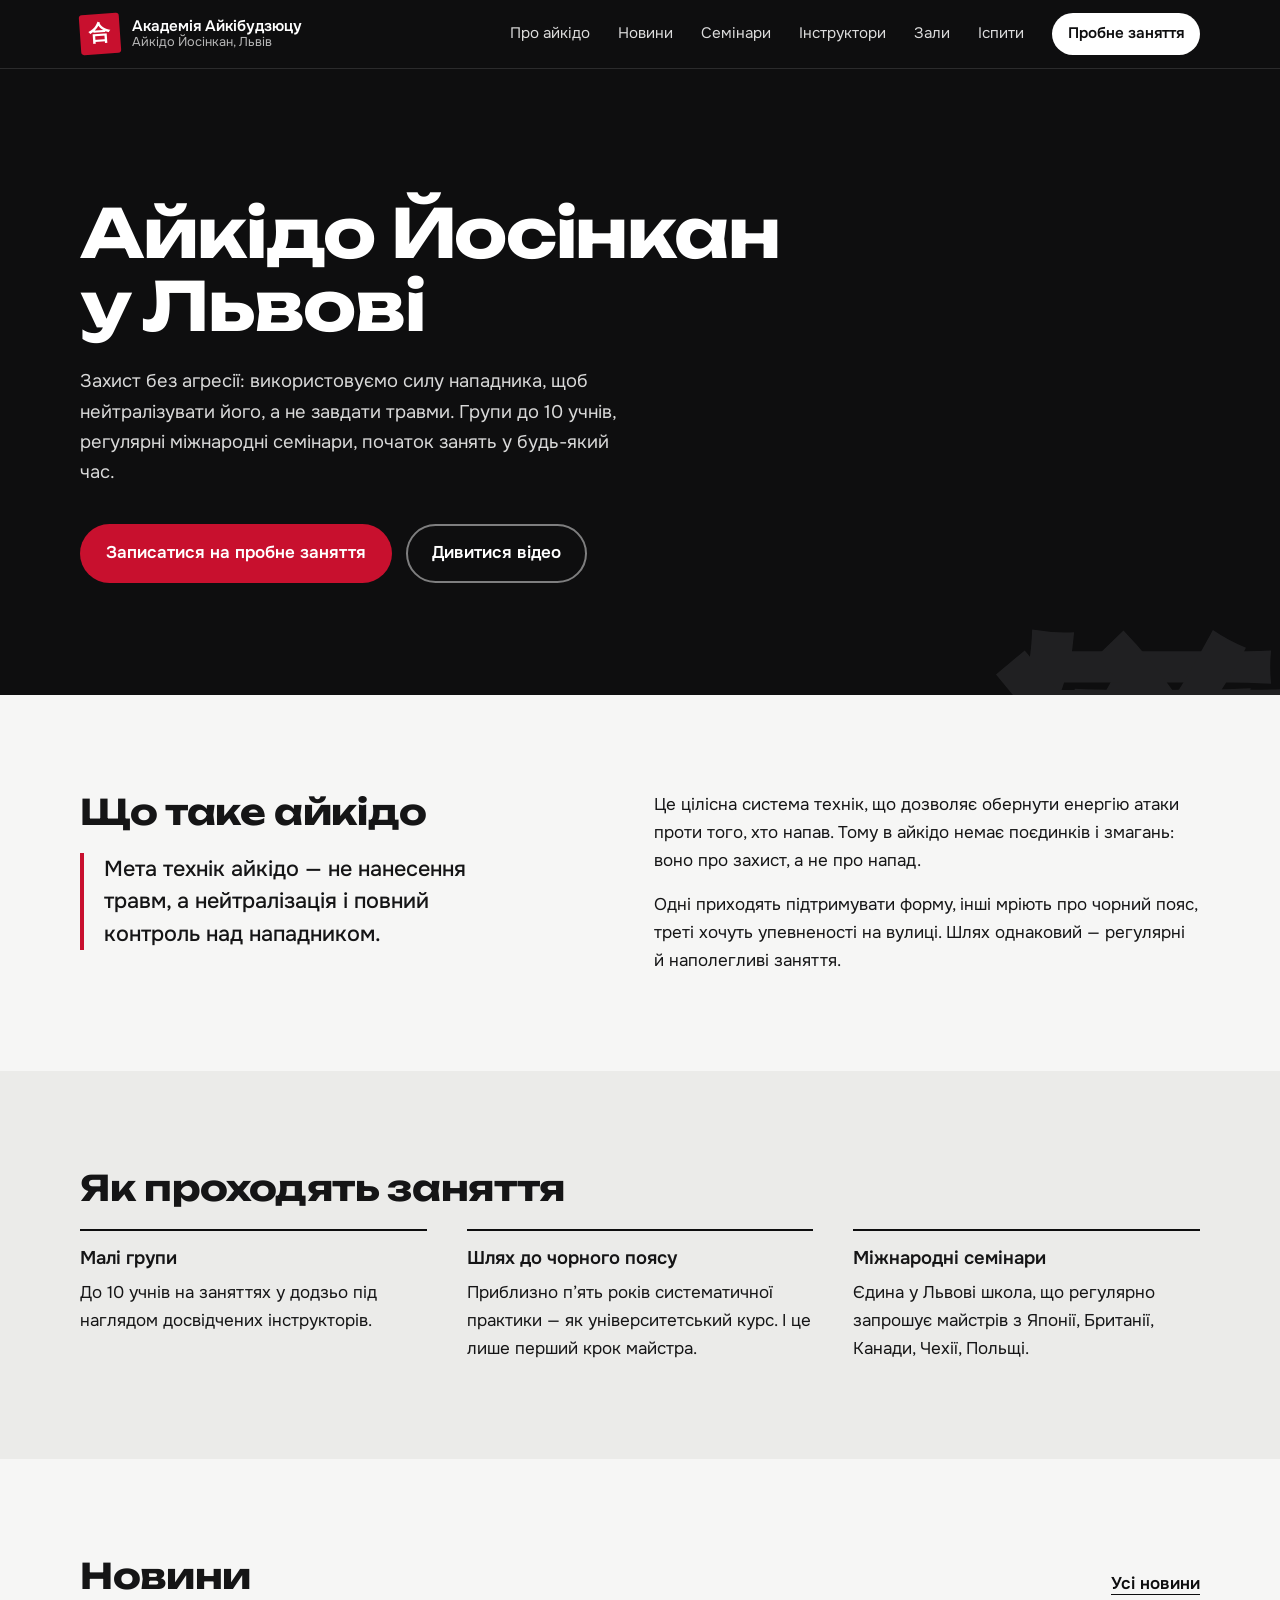
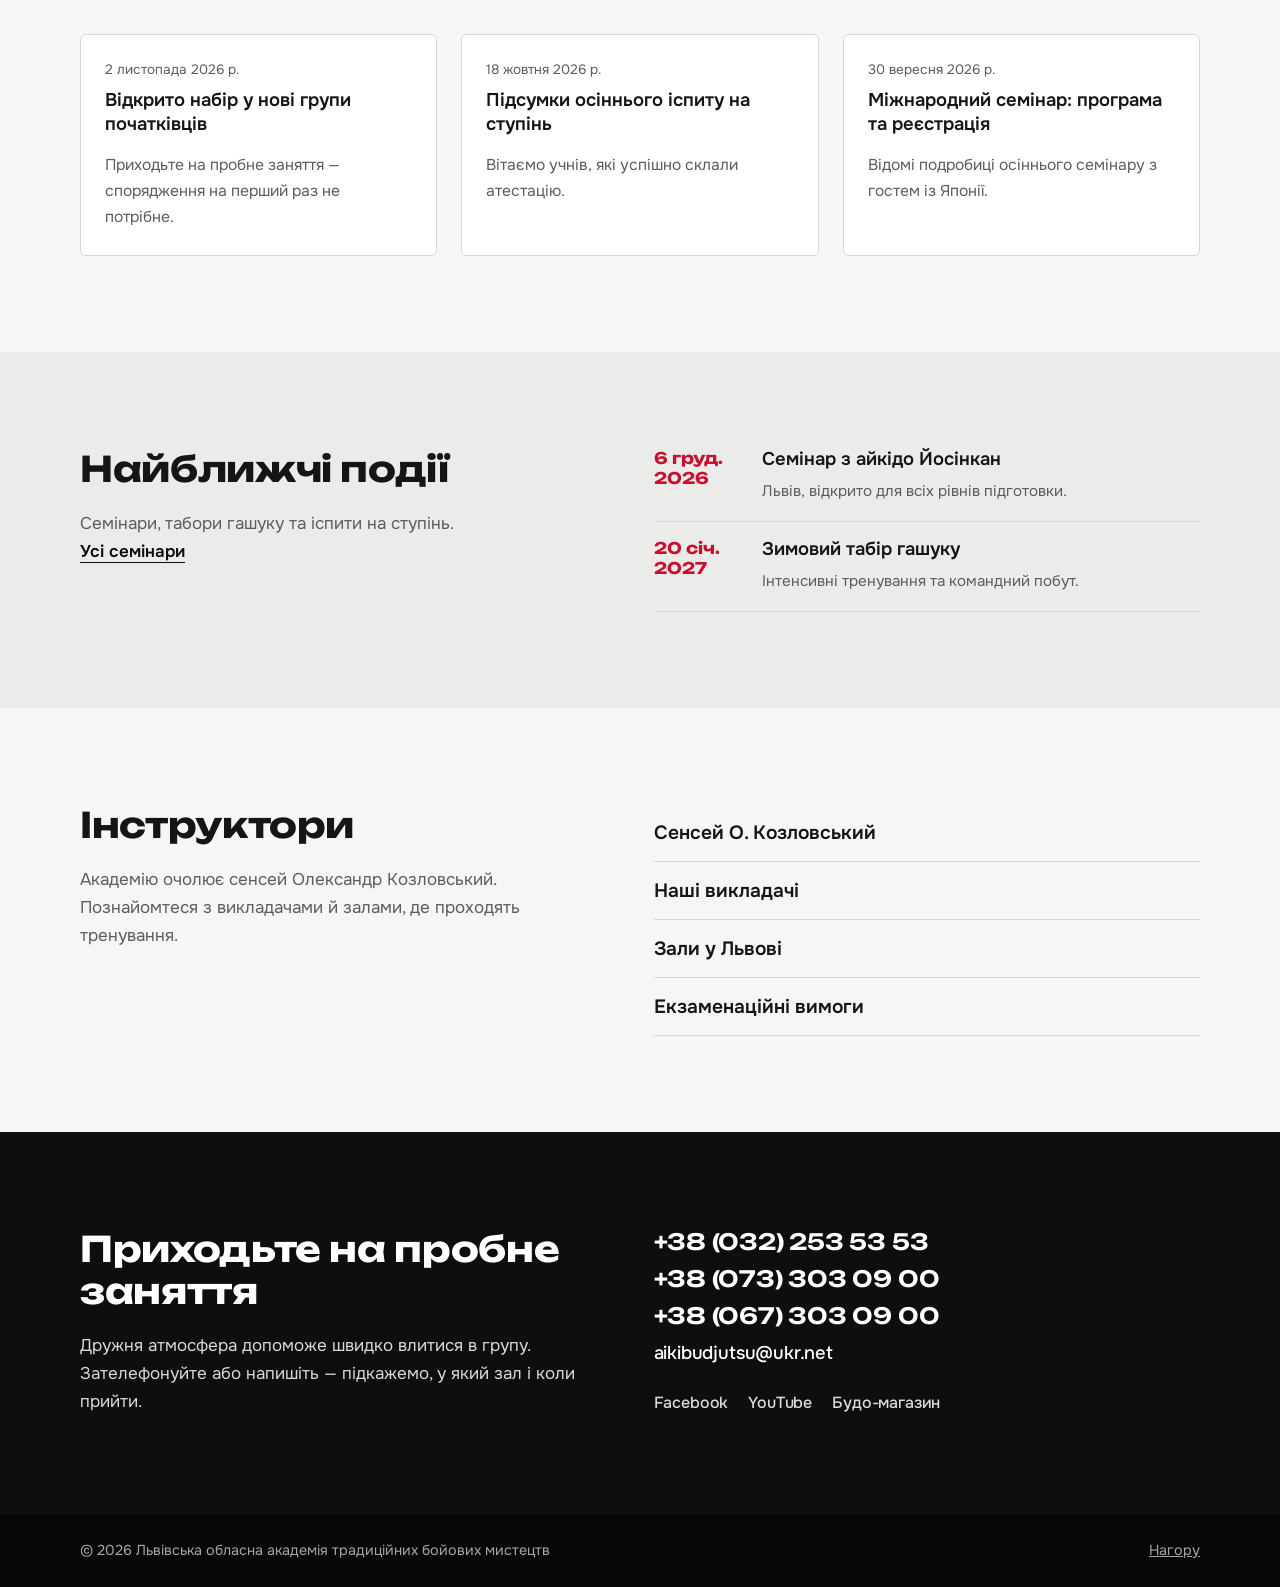
<file: index.html>
<!DOCTYPE html>
<html lang="uk">
<head>
<meta charset="UTF-8">
<meta name="viewport" content="width=device-width, initial-scale=1">
<title>Айкідо Йосінкан у Львові — Академія традиційних бойових мистецтв</title>
<meta name="description" content="Айкідо у Львові: тренування в групах до 10 учнів, досвідчені інструктори, міжнародні семінари. Приходьте на пробне заняття.">
<link rel="preconnect" href="https://fonts.googleapis.com">
<link rel="preconnect" href="https://fonts.gstatic.com" crossorigin>
<link href="https://fonts.googleapis.com/css2?family=Onest:wght@400;500;600&family=Unbounded:wght@500;700&display=swap" rel="stylesheet">
<link rel="stylesheet" href="css/style.css">
</head>
<body>
<a class="skip" href="#main">Перейти до змісту</a>

<div id="site-header"></div>

<main id="main">
  <section class="hero">
    <div class="kanji" aria-hidden="true">合気道</div>
    <div class="wrap hero-inner">
      <h1>Айкідо Йосінкан у&nbsp;Львові</h1>
      <p class="lead">Захист без агресії: використовуємо силу нападника, щоб нейтралізувати його, а не завдати травми. Групи до 10 учнів, регулярні міжнародні семінари, початок занять у будь-який час.</p>
      <div class="actions">
        <a class="btn btn-primary" href="#contacts">Записатися на пробне заняття</a>
        <a class="btn btn-ghost" href="https://www.youtube.com/user/AcademyAikibujutsu" target="_blank" rel="noopener">Дивитися відео</a>
      </div>
    </div>
  </section>

  <section class="section" id="about">
    <div class="wrap split">
      <div>
        <h2>Що таке айкідо</h2>
        <p class="quote">Мета технік айкідо — не нанесення травм, а нейтралізація і повний контроль над нападником.</p>
      </div>
      <div class="prose">
        <p>Це цілісна система технік, що дозволяє обернути енергію атаки проти того, хто напав. Тому в айкідо немає поєдинків і змагань: воно про захист, а не про напад.</p>
        <p>Одні приходять підтримувати форму, інші мріють про чорний пояс, треті хочуть упевненості на вулиці. Шлях однаковий — регулярні й наполегливі заняття.</p>
      </div>
    </div>
  </section>

  <section class="section tint">
    <div class="wrap">
      <h2>Як проходять заняття</h2>
      <div class="trio">
        <article>
          <h3>Малі групи</h3>
          <p>До 10 учнів на заняттях у додзьо під наглядом досвідчених інструкторів.</p>
        </article>
        <article>
          <h3>Шлях до чорного поясу</h3>
          <p>Приблизно п’ять років систематичної практики — як університетський курс. І це лише перший крок майстра.</p>
        </article>
        <article>
          <h3>Міжнародні семінари</h3>
          <p>Єдина у Львові школа, що регулярно запрошує майстрів з Японії, Британії, Канади, Чехії, Польщі.</p>
        </article>
      </div>
    </div>
  </section>

  <section class="section" id="news">
    <div class="wrap">
      <div class="head-row"><h2>Новини</h2><a href="news.html" class="more">Усі новини</a></div>
      <div class="news-grid" id="news-list" aria-live="polite"></div>
    </div>
  </section>

  <section class="section tint" id="events">
    <div class="wrap split">
      <div>
        <h2>Найближчі події</h2>
        <p class="muted">Семінари, табори гашуку та іспити на ступінь.</p>
        <a href="seminars.html" class="more">Усі семінари</a>
      </div>
      <ul class="events" id="events-list"></ul>
    </div>
  </section>

  <section class="section" id="team">
    <div class="wrap split">
      <div>
        <h2>Інструктори</h2>
        <p class="muted">Академію очолює сенсей Олександр Козловський. Познайомтеся з викладачами й залами, де проходять тренування.</p>
      </div>
      <div class="links-col">
        <a class="big-link" href="sensei.html">Сенсей О. Козловський</a>
        <a class="big-link" href="instructors.html">Наші викладачі</a>
        <a class="big-link" href="halls.html">Зали у Львові</a>
        <a class="big-link" href="exam.html">Екзаменаційні вимоги</a>
      </div>
    </div>
  </section>

  <section class="section contact" id="contacts">
    <div class="wrap split">
      <div>
        <h2>Приходьте на пробне заняття</h2>
        <p>Дружня атмосфера допоможе швидко влитися в групу. Зателефонуйте або напишіть — підкажемо, у який зал і коли прийти.</p>
      </div>
      <div class="contact-list">
        <p><a href="tel:+380322535353">+38 (032) 253 53 53</a></p>
        <p><a href="tel:+380733030900">+38 (073) 303 09 00</a></p>
        <p><a href="tel:+380673030900">+38 (067) 303 09 00</a></p>
        <p><a href="mailto:aikibudjutsu@ukr.net">aikibudjutsu@ukr.net</a></p>
        <p class="socials">
          <a href="https://www.facebook.com/pages/Akademy-Aikibujutsu-Lvov-federation-of-Yoshinkan-Aikido/354203761275523" target="_blank" rel="noopener">Facebook</a>
          <a href="https://www.youtube.com/user/AcademyAikibujutsu" target="_blank" rel="noopener">YouTube</a>
          <a href="https://budoshop.aikido.lviv.ua" target="_blank" rel="noopener">Будо-магазин</a>
        </p>
      </div>
    </div>
  </section>
</main>

<div id="site-footer"></div>

<script src="js/data.js"></script>
<script src="js/layout.js"></script>
<script src="js/main.js"></script>
</body>
</html>
</file>
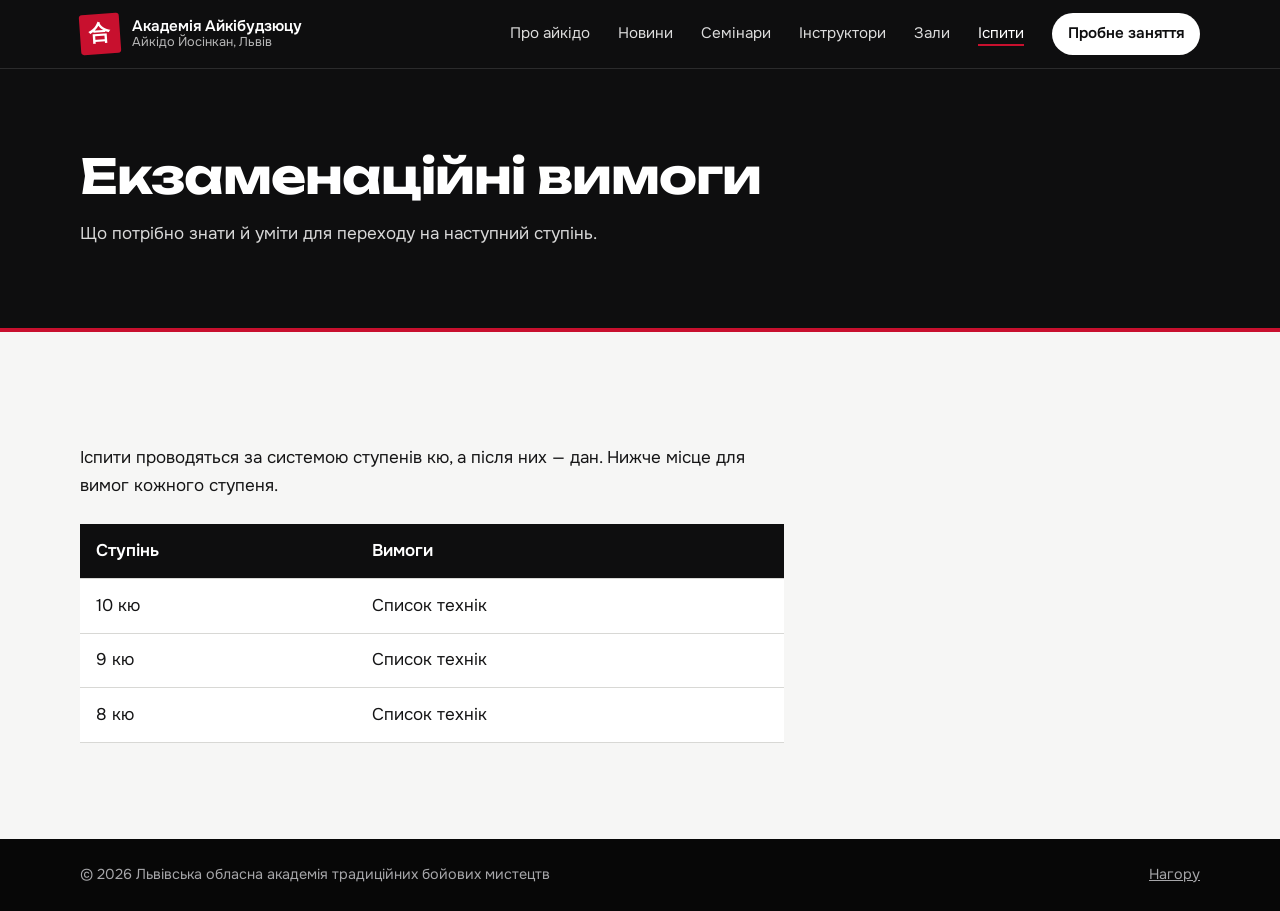
<file: exam.html>
<!DOCTYPE html>
<html lang="uk">
<head>
<meta charset="UTF-8">
<meta name="viewport" content="width=device-width, initial-scale=1">
<title>Екзаменаційні вимоги — Айкідо Львів</title>
<meta name="description" content="Екзаменаційні вимоги академії айкідо Йосінкан у Львові.">
<link rel="preconnect" href="https://fonts.googleapis.com">
<link rel="preconnect" href="https://fonts.gstatic.com" crossorigin>
<link href="https://fonts.googleapis.com/css2?family=Onest:wght@400;500;600&family=Unbounded:wght@500;700&display=swap" rel="stylesheet">
<link rel="stylesheet" href="css/style.css">
</head>
<body>
<a class="skip" href="#main">Перейти до змісту</a>
<div id="site-header"></div>
<main id="main">
<section class="page-head"><div class="wrap"><h1>Екзаменаційні вимоги</h1><p>Що потрібно знати й уміти для переходу на наступний ступінь.</p></div></section>
<section class="section"><div class="wrap">
<div class="article"><p>Іспити проводяться за системою ступенів кю, а після них — дан. Нижче місце для вимог кожного ступеня.</p>
<table class="table"><thead><tr><th>Ступінь</th><th>Вимоги</th></tr></thead><tbody>
<tr><td>10 кю</td><td>Список технік</td></tr><tr><td>9 кю</td><td>Список технік</td></tr><tr><td>8 кю</td><td>Список технік</td></tr></tbody></table>
</main>
<div id="site-footer"></div>
<script src="js/data.js"></script>
<script src="js/layout.js"></script>
<script src="js/main.js"></script>
</body>
</html>
</file>
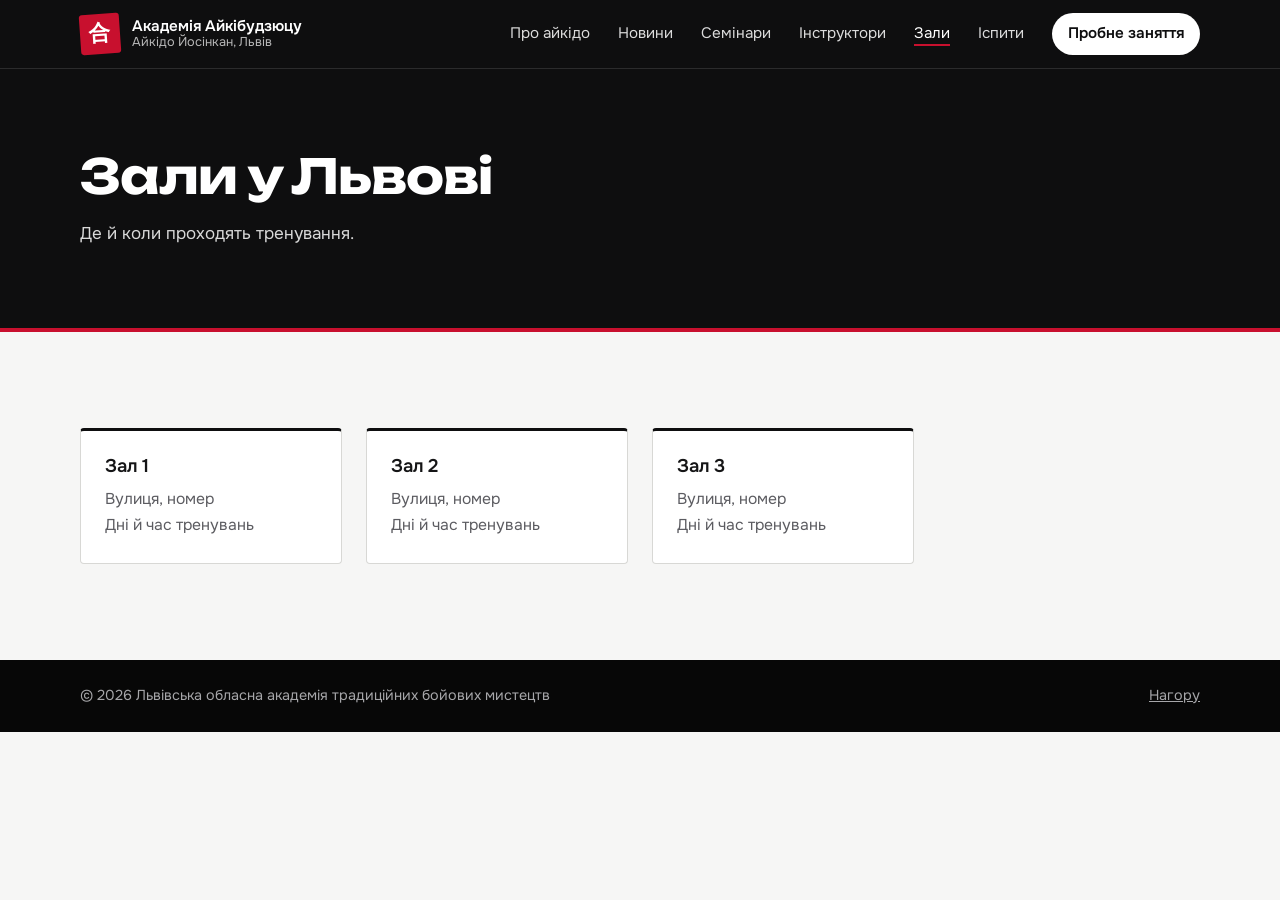
<file: halls.html>
<!DOCTYPE html>
<html lang="uk">
<head>
<meta charset="UTF-8">
<meta name="viewport" content="width=device-width, initial-scale=1">
<title>Зали у Львові — Айкідо Львів</title>
<meta name="description" content="Зали академії айкідо у Львові: адреси та розклад тренувань.">
<link rel="preconnect" href="https://fonts.googleapis.com">
<link rel="preconnect" href="https://fonts.gstatic.com" crossorigin>
<link href="https://fonts.googleapis.com/css2?family=Onest:wght@400;500;600&family=Unbounded:wght@500;700&display=swap" rel="stylesheet">
<link rel="stylesheet" href="css/style.css">
</head>
<body>
<a class="skip" href="#main">Перейти до змісту</a>
<div id="site-header"></div>
<main id="main">
<section class="page-head"><div class="wrap"><h1>Зали у Львові</h1><p>Де й коли проходять тренування.</p></div></section>
<section class="section"><div class="wrap">
<div class="cards" id="halls-list">
<article class="card"><h3>Зал 1</h3><p>Адреса: вулиця, номер</p><p>Розклад: дні й час тренувань</p></article>
<article class="card"><h3>Зал 2</h3><p>Адреса: вулиця, номер</p><p>Розклад: дні й час тренувань</p></article>
<article class="card"><h3>Зал 3</h3><p>Адреса: вулиця, номер</p><p>Розклад: дні й час тренувань</p></article>
</div></section>
</main>
<div id="site-footer"></div>
<script src="js/data.js"></script>
<script src="js/layout.js"></script>
<script src="js/main.js"></script>
</body>
</html>
</file>
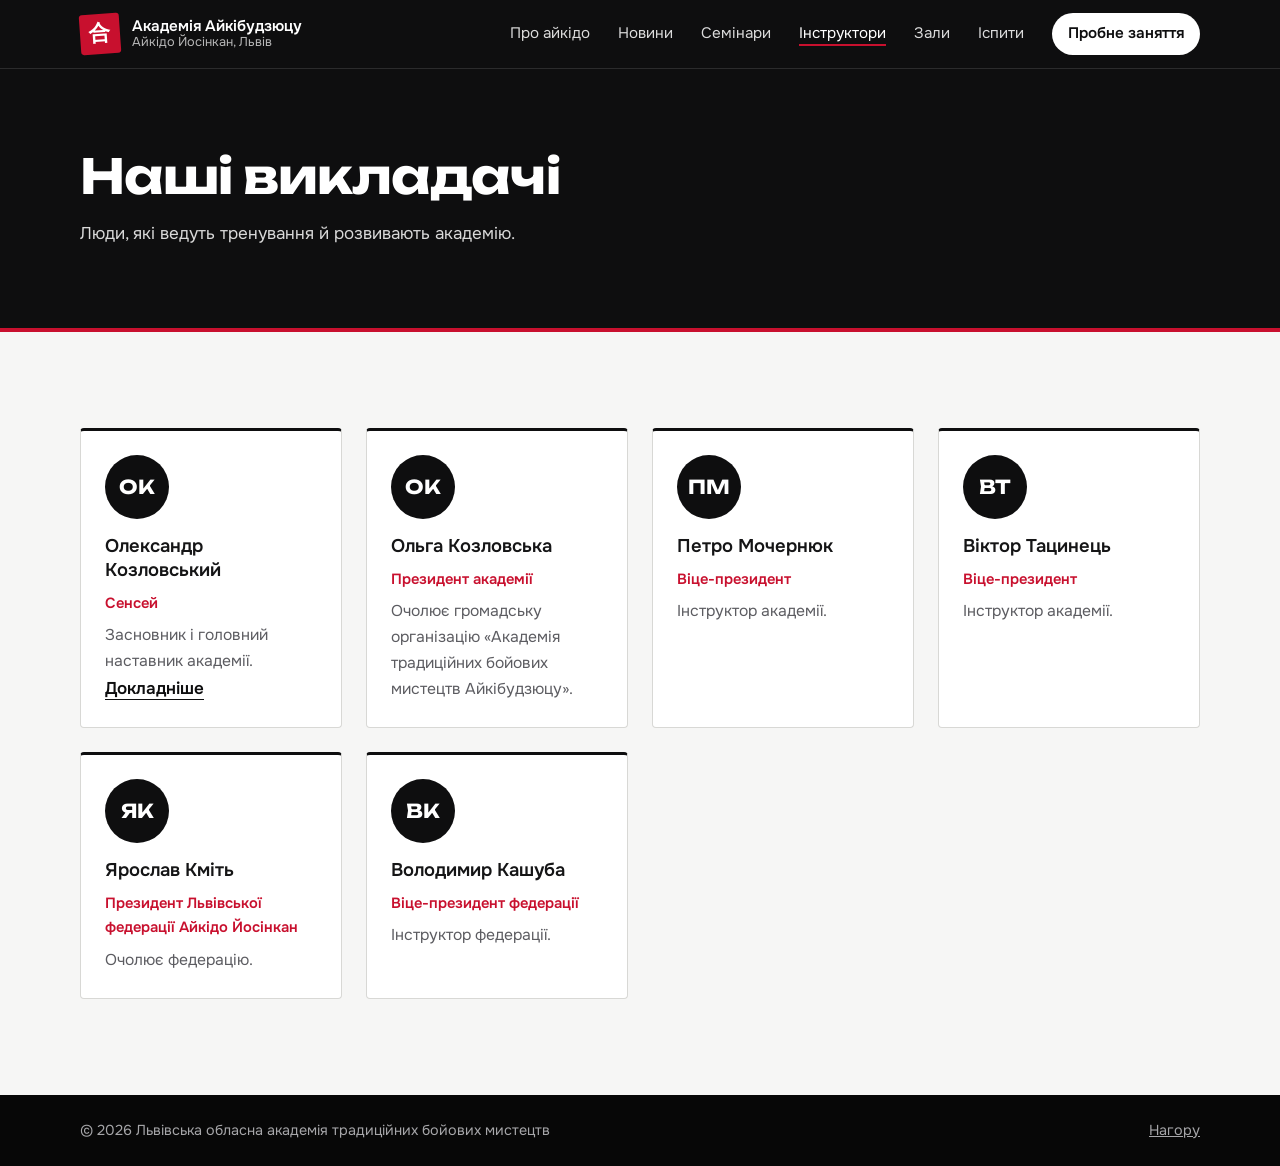
<file: instructors.html>
<!DOCTYPE html>
<html lang="uk">
<head>
<meta charset="UTF-8">
<meta name="viewport" content="width=device-width, initial-scale=1">
<title>Наші викладачі — Айкідо Львів</title>
<meta name="description" content="Інструктори академії традиційних бойових мистецтв та айкідо у Львові.">
<link rel="preconnect" href="https://fonts.googleapis.com">
<link rel="preconnect" href="https://fonts.gstatic.com" crossorigin>
<link href="https://fonts.googleapis.com/css2?family=Onest:wght@400;500;600&family=Unbounded:wght@500;700&display=swap" rel="stylesheet">
<link rel="stylesheet" href="css/style.css">
</head>
<body>
<a class="skip" href="#main">Перейти до змісту</a>
<div id="site-header"></div>
<main id="main">
<section class="page-head"><div class="wrap"><h1>Наші викладачі</h1><p>Люди, які ведуть тренування й розвивають академію.</p></div></section>
<section class="section"><div class="wrap">
<div class="cards" id="instructors-list">
<article class="card"><div class="avatar">ОК</div><h3>Олександр Козловський</h3><p class="role">Сенсей</p><p>Засновник і головний наставник академії.</p><a class="more" href="sensei.html">Докладніше</a></article>
<article class="card"><div class="avatar">ОК</div><h3>Ольга Козловська</h3><p class="role">Президент академії</p><p>Очолює громадську організацію «Академія традиційних бойових мистецтв Айкібудзюцу».</p></article>
<article class="card"><div class="avatar">ПМ</div><h3>Петро Мочернюк</h3><p class="role">Віце-президент</p><p>Інструктор академії.</p></article>
<article class="card"><div class="avatar">ВТ</div><h3>Віктор Тацинець</h3><p class="role">Віце-президент</p><p>Інструктор академії.</p></article>
<article class="card"><div class="avatar">ЯК</div><h3>Ярослав Кміть</h3><p class="role">Президент Львівської федерації Айкідо Йосінкан</p><p>Очолює федерацію.</p></article>
<article class="card"><div class="avatar">ВК</div><h3>Володимир Кашуба</h3><p class="role">Віце-президент федерації</p><p>Інструктор федерації.</p></article>
</div></section>
</main>
<div id="site-footer"></div>
<script src="js/data.js"></script>
<script src="js/layout.js"></script>
<script src="js/main.js"></script>
</body>
</html>
</file>
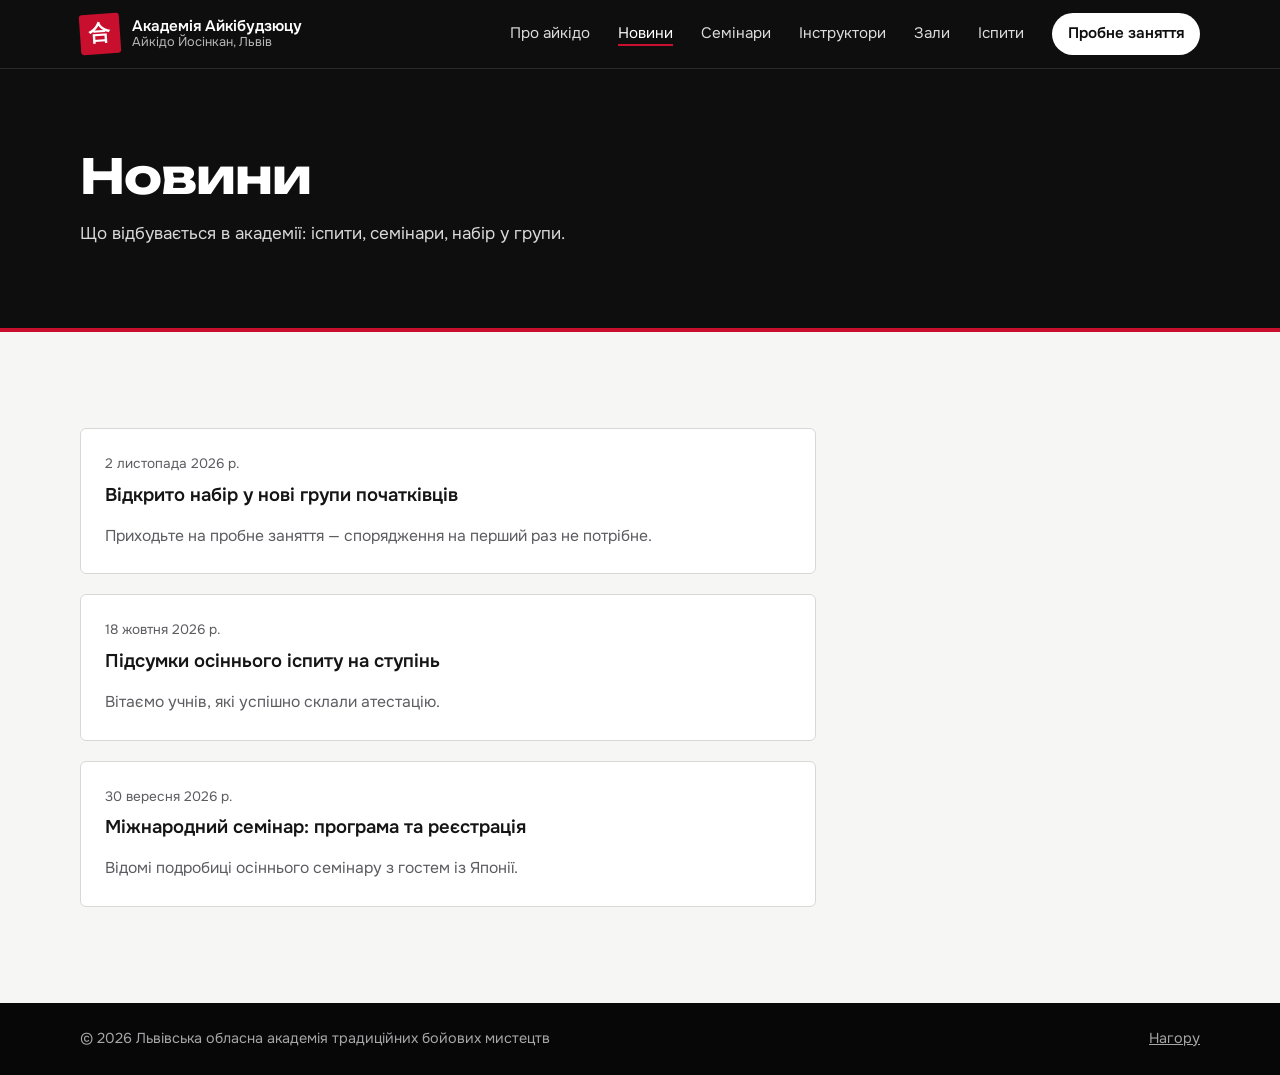
<file: news.html>
<!DOCTYPE html>
<html lang="uk">
<head>
<meta charset="UTF-8">
<meta name="viewport" content="width=device-width, initial-scale=1">
<title>Новини — Айкідо Львів</title>
<meta name="description" content="Новини академії традиційних бойових мистецтв та айкідо у Львові.">
<link rel="preconnect" href="https://fonts.googleapis.com">
<link rel="preconnect" href="https://fonts.gstatic.com" crossorigin>
<link href="https://fonts.googleapis.com/css2?family=Onest:wght@400;500;600&family=Unbounded:wght@500;700&display=swap" rel="stylesheet">
<link rel="stylesheet" href="css/style.css">
</head>
<body>
<a class="skip" href="#main">Перейти до змісту</a>
<div id="site-header"></div>
<main id="main">
<section class="page-head"><div class="wrap"><h1>Новини</h1><p>Що відбувається в академії: іспити, семінари, набір у групи.</p></div></section>
<section class="section"><div class="wrap">
<div class="news-list" id="news-list"></div>
</div></section>
</main>
<div id="site-footer"></div>
<script src="js/data.js"></script>
<script src="js/layout.js"></script>
<script src="js/main.js"></script>
</body>
</html>
</file>
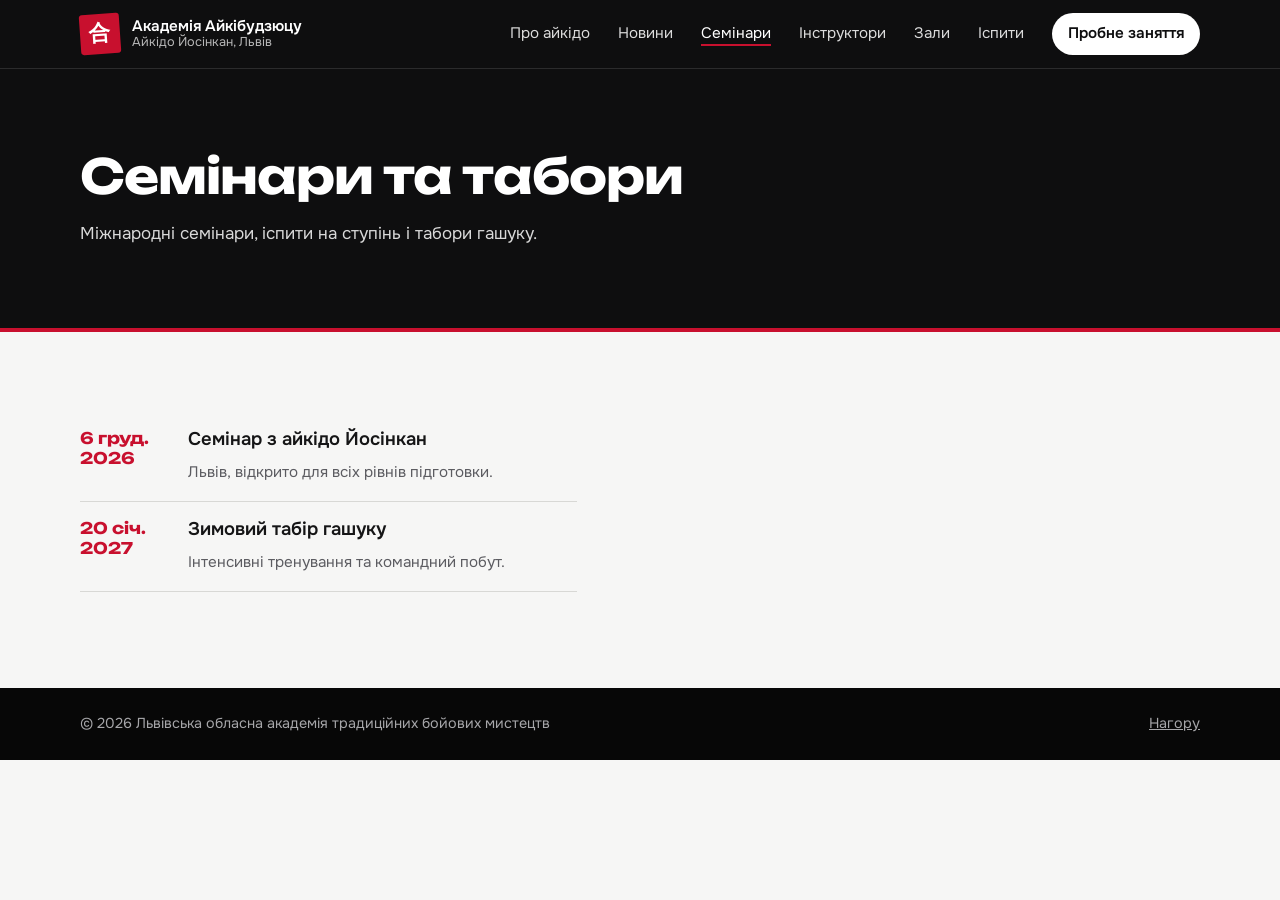
<file: seminars.html>
<!DOCTYPE html>
<html lang="uk">
<head>
<meta charset="UTF-8">
<meta name="viewport" content="width=device-width, initial-scale=1">
<title>Семінари та табори — Айкідо Львів</title>
<meta name="description" content="Семінари та табори академії айкідо у Львові.">
<link rel="preconnect" href="https://fonts.googleapis.com">
<link rel="preconnect" href="https://fonts.gstatic.com" crossorigin>
<link href="https://fonts.googleapis.com/css2?family=Onest:wght@400;500;600&family=Unbounded:wght@500;700&display=swap" rel="stylesheet">
<link rel="stylesheet" href="css/style.css">
</head>
<body>
<a class="skip" href="#main">Перейти до змісту</a>
<div id="site-header"></div>
<main id="main">
<section class="page-head"><div class="wrap"><h1>Семінари та табори</h1><p>Міжнародні семінари, іспити на ступінь і табори гашуку.</p></div></section>
<section class="section"><div class="wrap">
<div class="split"><ul class="events" id="events-list"></ul>

</div></section>
</main>
<div id="site-footer"></div>
<script src="js/data.js"></script>
<script src="js/layout.js"></script>
<script src="js/main.js"></script>
</body>
</html>
</file>
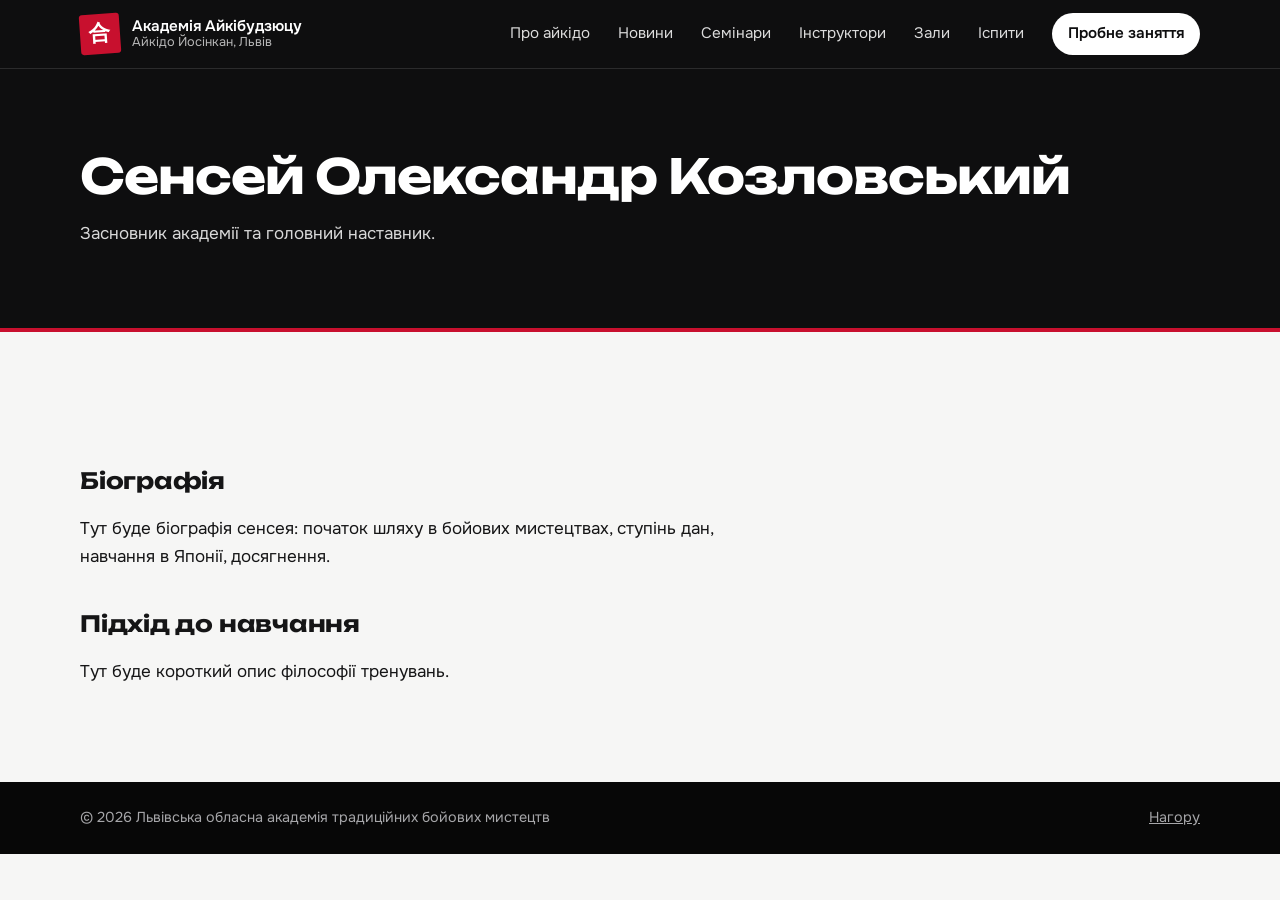
<file: sensei.html>
<!DOCTYPE html>
<html lang="uk">
<head>
<meta charset="UTF-8">
<meta name="viewport" content="width=device-width, initial-scale=1">
<title>Сенсей Олександр Козловський — Айкідо Львів</title>
<meta name="description" content="Сенсей Олександр Олегович Козловський, айкідо Йосінкан у Львові.">
<link rel="preconnect" href="https://fonts.googleapis.com">
<link rel="preconnect" href="https://fonts.gstatic.com" crossorigin>
<link href="https://fonts.googleapis.com/css2?family=Onest:wght@400;500;600&family=Unbounded:wght@500;700&display=swap" rel="stylesheet">
<link rel="stylesheet" href="css/style.css">
</head>
<body>
<a class="skip" href="#main">Перейти до змісту</a>
<div id="site-header"></div>
<main id="main">
<section class="page-head"><div class="wrap"><h1>Сенсей Олександр Козловський</h1><p>Засновник академії та головний наставник.</p></div></section>
<section class="section"><div class="wrap">
<div class="article"><h2>Біографія</h2><p>Тут буде біографія сенсея: початок шляху в бойових мистецтвах, ступінь дан, навчання в Японії, досягнення.</p><h2>Підхід до навчання</h2><p>Тут буде короткий опис філософії тренувань.</p>
</div></section>
</main>
<div id="site-footer"></div>
<script src="js/data.js"></script>
<script src="js/layout.js"></script>
<script src="js/main.js"></script>
</body>
</html>
</file>
<file: css/style.css>
:root{
  --black:#0e0e0f; --black-2:#232325; --paper:#f6f6f5; --tint:#ebebe9;
  --ink:#151516; --muted:#5c5c61; --seal:#c8102e; --line:#d8d8d5;
  --f-head:"Unbounded","Onest",system-ui,sans-serif; --f-body:"Onest",system-ui,sans-serif;
  --wrap:1120px;
}
*{box-sizing:border-box;margin:0}
html{scroll-behavior:smooth;scroll-padding-top:76px}
body{font:400 1.0625rem/1.65 var(--f-body);color:var(--ink);background:var(--paper)}
a{color:inherit}
:focus-visible{outline:3px solid var(--seal);outline-offset:3px}
.wrap{width:min(var(--wrap),100% - 2.5rem);margin-inline:auto}
.skip{position:absolute;left:-999px;top:0;background:#fff;padding:.5rem 1rem;z-index:100}
.skip:focus{left:0}

/* header */
.site-header{position:sticky;top:0;z-index:50;background:var(--black);color:#fff;border-bottom:1px solid #ffffff1f}
.bar{display:flex;align-items:center;justify-content:space-between;gap:1rem;min-height:68px}
.brand{display:flex;align-items:center;gap:.75rem;text-decoration:none}
.hanko{display:grid;place-items:center;width:40px;height:40px;background:var(--seal);color:#fff;font:700 1.35rem/1 serif;border-radius:3px;transform:rotate(-4deg)}
.brand-text{display:flex;flex-direction:column;font:600 .95rem/1.2 var(--f-body)}
.brand-text small{font-weight:400;opacity:.7;font-size:.8rem}
.nav{display:flex;align-items:center;gap:1.75rem;font-size:.95rem}
.nav a{text-decoration:none;opacity:.85}
.nav a:hover{opacity:1;text-decoration:underline;text-underline-offset:6px}
.nav-cta{background:#fff;color:var(--black);padding:.5rem 1rem;border-radius:999px;font-weight:600;opacity:1!important}
.menu-btn{display:none;background:none;border:1px solid #ffffff55;color:#fff;font:inherit;padding:.4rem .9rem;border-radius:999px;cursor:pointer}

/* hero */
.hero{position:relative;overflow:hidden;background:var(--black);color:#fff;padding:clamp(4rem,10vw,8rem) 0 clamp(4rem,9vw,7rem)}
.kanji{position:absolute;right:-2%;top:50%;transform:translateY(-50%);font:700 clamp(9rem,26vw,24rem)/1 "Noto Serif JP",serif;letter-spacing:-.04em;color:var(--black-2);writing-mode:vertical-rl;user-select:none;opacity:.9}
.hero-inner{position:relative;max-width:var(--wrap)}
.hero h1{font:700 clamp(2.1rem,5.6vw,4.2rem)/1.08 var(--f-head);max-width:13ch;letter-spacing:-.02em;animation:rise .8s ease-out both}
.lead{max-width:34rem;margin-top:1.5rem;font-size:1.15rem;color:#d9d9d9}
.actions{display:flex;flex-wrap:wrap;gap:.9rem;margin-top:2.25rem}
.btn{display:inline-block;padding:.85rem 1.5rem;border-radius:999px;font-weight:600;text-decoration:none;border:2px solid transparent;transition:background .2s,color .2s}
.btn-primary{background:var(--seal);color:#fff}
.btn-primary:hover{background:#e0203d}
.btn-ghost{border-color:#ffffff77;color:#fff}
.btn-ghost:hover{background:#fff;color:var(--black)}
@keyframes rise{from{opacity:0;transform:translateY(18px)}to{opacity:1;transform:none}}

/* sections */
.section{padding:clamp(3.5rem,8vw,6rem) 0}
.tint{background:var(--tint)}
h2{font:700 clamp(1.5rem,3.2vw,2.2rem)/1.2 var(--f-head);letter-spacing:-.01em;margin-bottom:1.25rem}
h3{font:600 1.15rem/1.3 var(--f-body);margin-bottom:.5rem}
.split{display:grid;grid-template-columns:1fr 1.1fr;gap:clamp(2rem,6vw,5rem);align-items:start}
.prose p+p{margin-top:1rem}
.prose,.muted{max-width:34rem}
.muted{color:var(--muted)}
.quote{font:500 1.35rem/1.5 var(--f-body);border-left:4px solid var(--seal);padding-left:1.25rem;max-width:28rem}
.trio{display:grid;grid-template-columns:repeat(3,1fr);gap:2.5rem;margin-top:1rem}
.trio article{border-top:2px solid var(--black);padding-top:1rem}
.head-row{display:flex;justify-content:space-between;align-items:baseline;gap:1rem}
.more{font-weight:600;color:var(--black);text-underline-offset:5px}

/* news */
.news-grid{display:grid;grid-template-columns:repeat(3,1fr);gap:1.5rem;margin-top:1rem}
.news-card{display:flex;flex-direction:column;gap:.5rem;padding:1.5rem;background:#fff;border:1px solid var(--line);border-radius:6px;text-decoration:none}
.news-card:hover h3{text-decoration:underline;text-underline-offset:4px}
.news-card time{font-size:.85rem;color:var(--muted)}
.news-card p{color:var(--muted);font-size:.98rem}

/* events */
.events{list-style:none;padding:0;display:grid;gap:1rem}
.events li{display:grid;grid-template-columns:5.5rem 1fr;gap:1.25rem;padding-bottom:1rem;border-bottom:1px solid var(--line)}
.ev-date{font:700 1rem/1.25 var(--f-head);color:var(--seal)}
.events p{color:var(--muted);font-size:.95rem}

/* team links */
.links-col{display:grid}
.big-link{display:block;padding:1rem 0;border-bottom:1px solid var(--line);font:600 1.2rem var(--f-body);text-decoration:none;transition:padding-left .2s}
.big-link:hover{padding-left:.75rem;color:var(--seal)}

/* contact */
.contact{background:var(--black);color:#fff}
.contact p{color:#d9d9d9}
.contact-list p{margin:0 0 .4rem}
.contact-list a{font:600 1.4rem var(--f-head);text-decoration:none;color:#fff;letter-spacing:-.01em}
.contact-list a:hover{text-decoration:underline;text-underline-offset:6px}
.contact-list p:nth-child(4) a{font:500 1.15rem var(--f-body)}
.socials{display:flex;flex-wrap:wrap;gap:1.25rem;margin-top:1.5rem!important}
.socials a{font:500 1rem var(--f-body)!important;opacity:.85}

.site-footer{background:#070707;color:#a6a6a9;padding:1.5rem 0;font-size:.9rem}
.foot{display:flex;justify-content:space-between;gap:1rem;flex-wrap:wrap}

@media (max-width:860px){
  .split,.trio,.news-grid{grid-template-columns:1fr}
  .menu-btn{display:block}
  .nav{display:none;position:absolute;left:0;right:0;top:100%;background:var(--black);flex-direction:column;align-items:flex-start;padding:1.25rem;gap:1rem;border-bottom:1px solid #ffffff1f}
  .nav.open{display:flex}
  .kanji{opacity:.5;right:-8%}
}
@media (prefers-reduced-motion:reduce){*{animation:none!important;transition:none!important;scroll-behavior:auto!important}}

/* inner pages */
.page-head{background:var(--black);color:#fff;padding:clamp(3rem,7vw,5rem) 0;border-bottom:4px solid var(--seal)}
.page-head h1{font:700 clamp(1.8rem,4.5vw,3rem)/1.15 var(--f-head);letter-spacing:-.02em}
.page-head p{margin-top:1rem;max-width:36rem;color:#d9d9d9}
.site-nav a.active,.nav a.active{opacity:1;text-decoration:underline;text-underline-offset:6px;text-decoration-color:var(--seal);text-decoration-thickness:2px}
.cards{display:grid;grid-template-columns:repeat(auto-fill,minmax(250px,1fr));gap:1.5rem}
.card{padding:1.5rem;background:#fff;border:1px solid var(--line);border-top:3px solid var(--black);border-radius:4px}
.card p{color:var(--muted);font-size:.98rem}
.card .role{color:var(--seal);font-weight:600;font-size:.92rem;margin-bottom:.5rem}
.avatar{display:grid;place-items:center;width:64px;height:64px;margin-bottom:1rem;background:var(--black);color:#fff;font:700 1.2rem var(--f-head);border-radius:50%}
.article{max-width:44rem}
.article h2{margin-top:2.5rem;font-size:1.4rem}
.article p,.article ul{margin-top:1rem}
.article ul{padding-left:1.25rem}
.note{margin-top:2rem;padding:1rem 1.25rem;background:#fff;border-left:4px solid var(--seal);color:var(--muted);font-size:.95rem}
.news-list{display:grid;gap:1.25rem;max-width:46rem}
.back{display:inline-block;margin-bottom:1.5rem;font-weight:600}
.table{width:100%;border-collapse:collapse;margin-top:1.5rem;background:#fff}
.table th,.table td{padding:.8rem 1rem;border-bottom:1px solid var(--line);text-align:left}
.table th{background:var(--black);color:#fff;font-weight:600}
</file>
